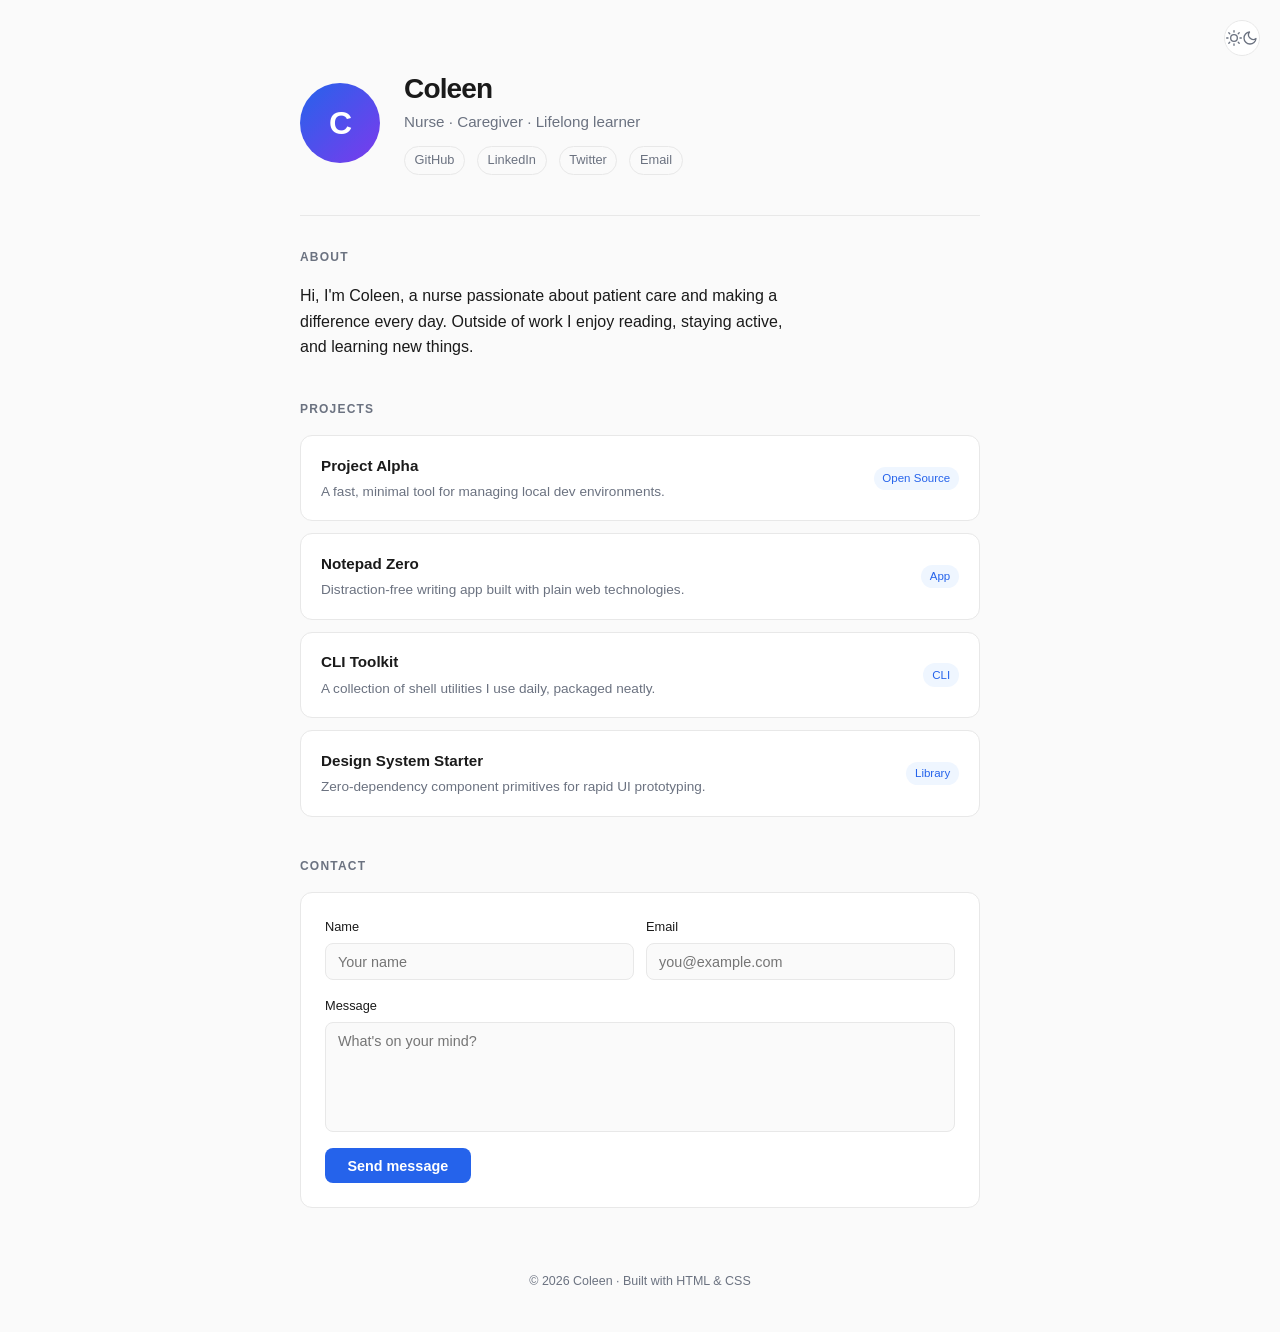
<file: index.html>
<!DOCTYPE html>
<html lang="en">
<head>
  <meta charset="UTF-8" />
  <meta name="viewport" content="width=device-width, initial-scale=1.0" />
  <title>Coleen</title>
  <link rel="stylesheet" href="style.css" />
</head>
<body>
  <div id="app"></div>
  <script type="module" src="app.js"></script>
</body>
</html>
</file>
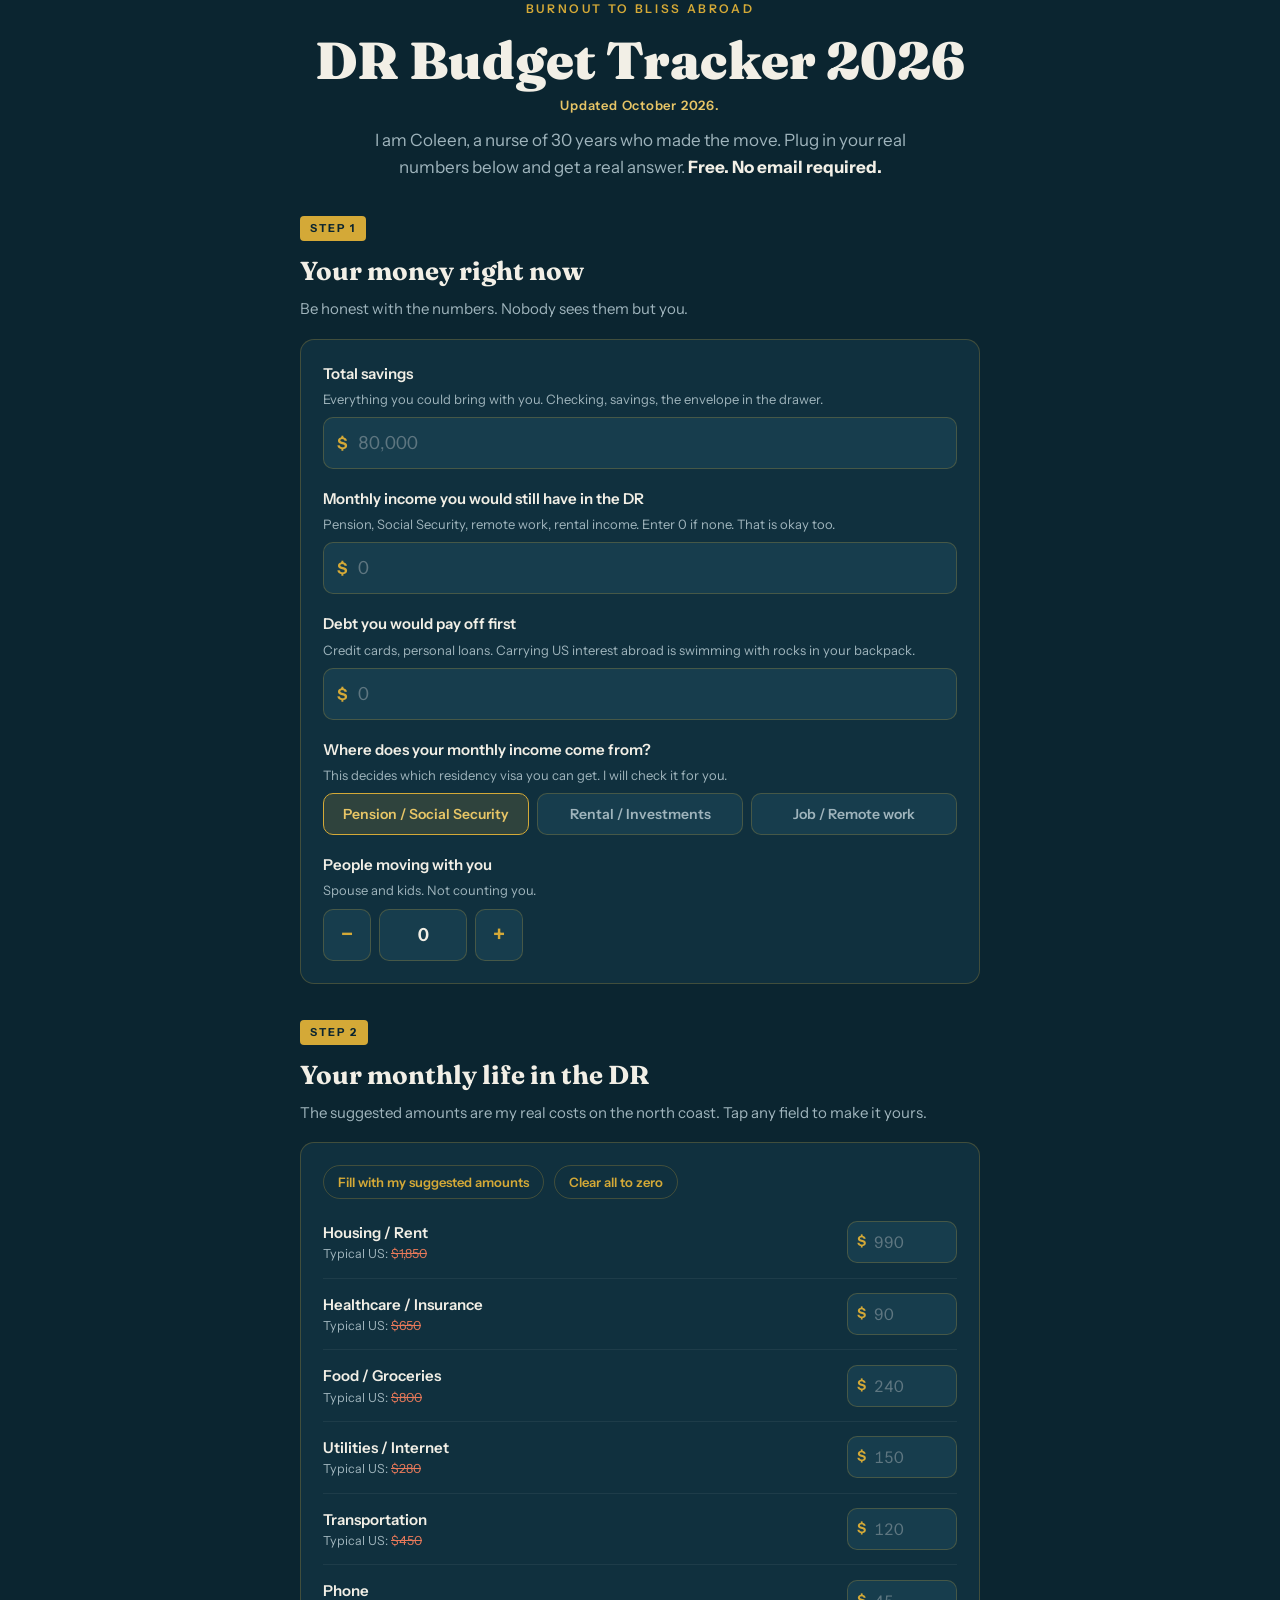
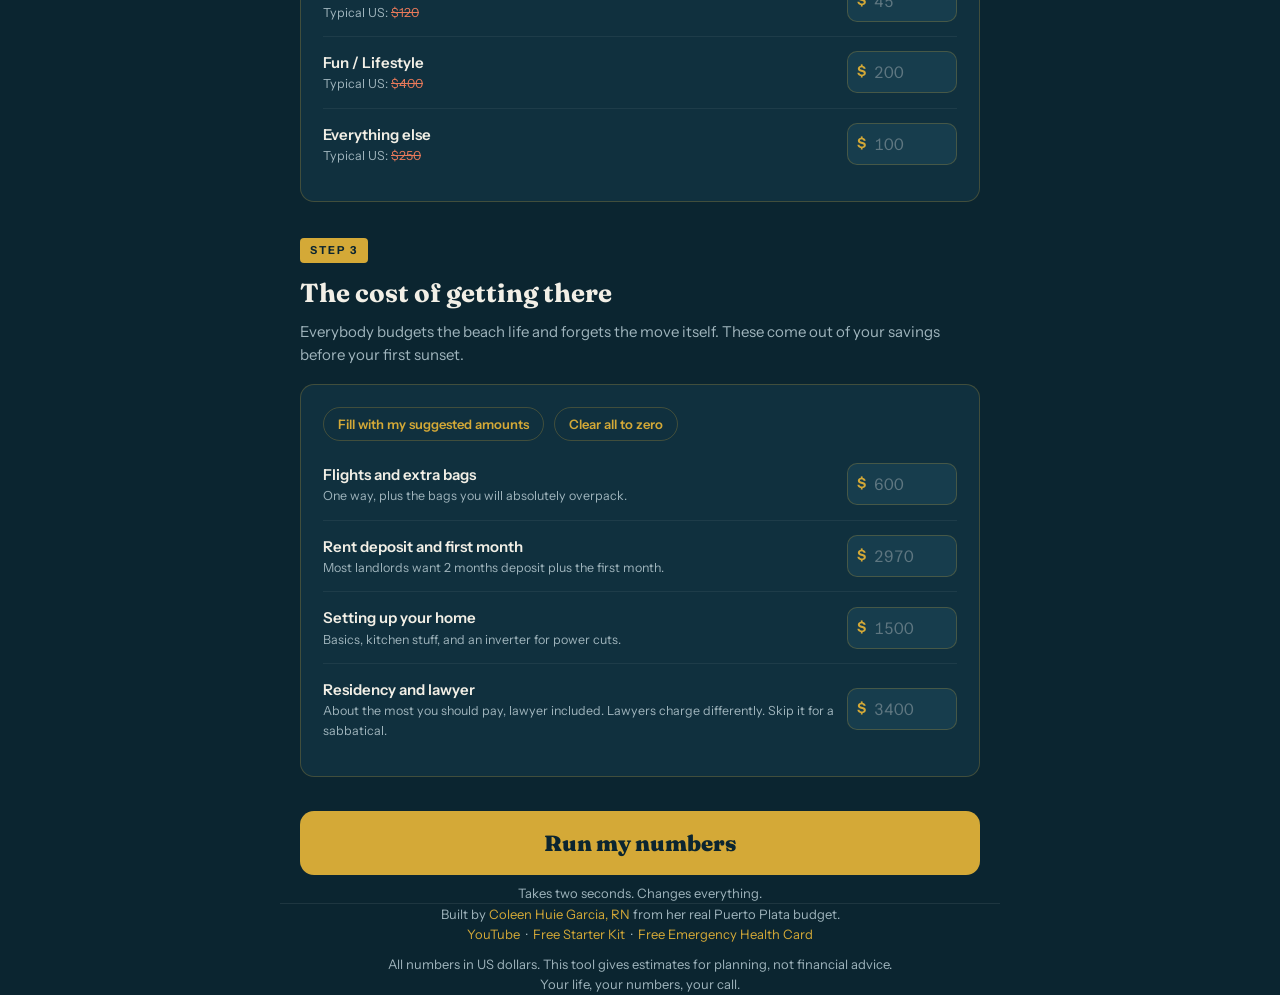
<file: dr-budget-tracker/index.html>
<!DOCTYPE html>
<html lang="en">
<head>
<meta charset="UTF-8">
<meta name="viewport" content="width=device-width, initial-scale=1.0">
<title>DR Expat Budget Tracker | Can You Afford to Live in the Dominican Republic?</title>
<meta name="description" content="Plug in your real savings, income, and debt. See exactly how long you could live in the Dominican Republic. Built by a 30-year RN who made the move.">
<link rel="preconnect" href="https://fonts.googleapis.com">
<link rel="preconnect" href="https://fonts.gstatic.com" crossorigin>
<link href="https://fonts.googleapis.com/css2?family=Fraunces:opsz,wght@9..144,500;9..144,700;9..144,900&family=Instrument+Sans:wght@400;500;600;700&display=swap" rel="stylesheet">
<style>
:root{
  --night:#0B2530;        /* deep caribbean night */
  --night-2:#10303E;      /* raised card */
  --night-3:#173D4D;      /* input wells */
  --gold:#D4A937;         /* brand gold */
  --gold-soft:#E7C566;
  --seaglass:#6FC7B2;     /* good news */
  --coral:#E8795A;        /* build-first */
  --ink:#F2EFE6;          /* warm white text */
  --ink-dim:#9FB4BC;      /* secondary text */
  --line:rgba(212,169,55,.25);
  --radius:14px;
}
*{margin:0;padding:0;box-sizing:border-box}
html{scroll-behavior:smooth}
@media (prefers-reduced-motion: reduce){html{scroll-behavior:auto}*{transition:none!important;animation:none!important}}
body{
  font-family:'Instrument Sans',system-ui,sans-serif;
  background:var(--night);
  color:var(--ink);
  line-height:1.55;
  -webkit-font-smoothing:antialiased;
}
.wrap{max-width:720px;margin:0 auto;padding:0 20px}

/* ---------- header ---------- */
header{padding:34px 0 10px;text-align:center}
.brand{
  font-size:12px;letter-spacing:.22em;text-transform:uppercase;
  color:var(--gold);font-weight:600;
}
h1{
  font-family:'Fraunces',serif;font-weight:900;
  font-size:clamp(34px,7vw,52px);line-height:1.05;
  margin:14px 0 12px;
}
h1 em{font-style:italic;color:var(--gold-soft)}
.updated{
  font-size:13px;letter-spacing:.06em;color:var(--gold-soft);
  font-weight:600;margin:-4px 0 12px;
}
.lede{color:var(--ink-dim);font-size:17px;max-width:52ch;margin:0 auto}
.lede strong{color:var(--ink)}

/* ---------- sections ---------- */
section{margin:34px 0}
.step-tag{
  display:inline-block;font-size:11px;letter-spacing:.18em;text-transform:uppercase;
  color:var(--night);background:var(--gold);font-weight:700;
  padding:4px 10px;border-radius:4px;margin-bottom:10px;
}
h2{font-family:'Fraunces',serif;font-weight:700;font-size:26px;margin-bottom:6px}
.hint{color:var(--ink-dim);font-size:15px;margin-bottom:18px}

.card{
  background:var(--night-2);border:1px solid var(--line);
  border-radius:var(--radius);padding:22px;
}

/* ---------- money inputs ---------- */
.field{margin-bottom:18px}
.field:last-child{margin-bottom:0}
label{display:block;font-weight:600;font-size:15px;margin-bottom:4px}
.sub{display:block;font-weight:400;color:var(--ink-dim);font-size:13px;margin-bottom:8px}
.money{position:relative}
.money span{
  position:absolute;left:14px;top:50%;transform:translateY(-50%);
  color:var(--gold);font-weight:700;
}
input[type=number]{
  width:100%;padding:14px 14px 14px 34px;
  background:var(--night-3);border:1px solid var(--line);border-radius:10px;
  color:var(--ink);font-size:18px;font-weight:600;font-family:inherit;
  font-variant-numeric:tabular-nums;
}
input[type=number]:focus, input[type=text]:focus, input[type=email]:focus{
  outline:2px solid var(--gold);outline-offset:1px;border-color:var(--gold);
}
input::placeholder{color:#5E7680;font-weight:400}
/* kill number spinners */
input[type=number]::-webkit-outer-spin-button,input[type=number]::-webkit-inner-spin-button{-webkit-appearance:none;margin:0}
input[type=number]{-moz-appearance:textfield;appearance:textfield}

/* ---------- monthly cost rows ---------- */
.row{
  display:grid;grid-template-columns:1fr 110px;gap:12px;align-items:center;
  padding:14px 0;border-bottom:1px solid rgba(255,255,255,.06);
}
.row:last-of-type{border-bottom:0}
.row .name{font-weight:600;font-size:15px}
.row .us{font-size:12.5px;color:var(--ink-dim)}
.row .us s{color:var(--coral);text-decoration-color:var(--coral)}
.row .money span{left:10px;font-size:14px}
.row input{padding:10px 10px 10px 26px;font-size:16px}

.toolbar{display:flex;gap:10px;flex-wrap:wrap;margin-bottom:8px}
.chip{
  border:1px solid var(--line);background:transparent;color:var(--gold);
  font-family:inherit;font-weight:600;font-size:13px;
  padding:8px 14px;border-radius:99px;cursor:pointer;
}
.chip:hover{background:rgba(212,169,55,.12)}
.chip:focus-visible{outline:2px solid var(--gold);outline-offset:2px}

/* ---------- big button ---------- */
.go{
  display:block;width:100%;margin:26px 0 8px;
  background:var(--gold);color:var(--night);
  font-family:'Fraunces',serif;font-weight:900;font-size:22px;
  padding:18px;border:0;border-radius:var(--radius);cursor:pointer;
  transition:transform .12s ease;
}
.go:hover{transform:translateY(-2px);background:var(--gold-soft)}
.go:focus-visible{outline:3px solid var(--ink);outline-offset:2px}
.fineprint{text-align:center;color:var(--ink-dim);font-size:13px}

/* ---------- results: the chart ---------- */
#results{display:none}
.chart{
  background:var(--night-2);border:1px solid var(--gold);
  border-radius:var(--radius);overflow:hidden;
}
.chart-head{
  background:var(--gold);color:var(--night);
  padding:14px 22px;display:flex;justify-content:space-between;align-items:center;
  font-weight:700;font-size:13px;letter-spacing:.14em;text-transform:uppercase;
}
.chart-body{padding:26px 22px}
.vitals{display:grid;grid-template-columns:1fr 1fr;gap:14px;margin-bottom:24px}
.vital{background:var(--night-3);border-radius:10px;padding:14px}
.vital .v-label{font-size:11px;letter-spacing:.14em;text-transform:uppercase;color:var(--ink-dim)}
.vital .v-num{font-size:24px;font-weight:700;font-variant-numeric:tabular-nums;margin-top:2px}
.vital .v-num.save{color:var(--seaglass)}

.runway-label{font-size:12px;letter-spacing:.18em;text-transform:uppercase;color:var(--ink-dim);text-align:center}
.runway-num{
  font-family:'Fraunces',serif;font-weight:900;text-align:center;
  font-size:clamp(40px,9vw,64px);line-height:1.05;color:var(--gold-soft);
  margin:6px 0 4px;
}
.runway-sub{text-align:center;color:var(--ink-dim);font-size:15px;margin-bottom:18px}
.bar{height:14px;background:var(--night-3);border-radius:99px;overflow:hidden;margin-bottom:26px}
.bar i{display:block;height:100%;width:0;background:linear-gradient(90deg,var(--gold),var(--seaglass));border-radius:99px;transition:width 1.1s ease}

.plan{border-top:1px dashed var(--line);padding-top:20px}
.plan h3{
  font-family:'Fraunces',serif;font-size:22px;margin-bottom:4px;
}
.plan .assess{font-weight:700;font-size:14px;letter-spacing:.1em;text-transform:uppercase;margin-bottom:12px}
.assess.go{color:var(--seaglass)}
.assess.soon{color:var(--gold-soft)}
.assess.build{color:var(--coral)}
.plan ol{margin:0 0 18px 20px}
.plan li{margin-bottom:10px;font-size:15.5px}
.plan p{margin-bottom:14px;font-size:15.5px}

.cta{
  display:block;text-align:center;text-decoration:none;
  background:var(--gold);color:var(--night);font-weight:700;font-size:17px;
  padding:15px;border-radius:10px;margin-bottom:10px;
}
.cta:hover{background:var(--gold-soft)}
.cta.ghost{background:transparent;border:1px solid var(--line);color:var(--gold)}
.cta.ghost:hover{background:rgba(212,169,55,.1)}

/* ---------- email box ---------- */
.mailbox{margin-top:26px;background:var(--night-3);border-radius:10px;padding:20px}
.mailbox h4{font-family:'Fraunces',serif;font-size:19px;margin-bottom:4px}
.mailbox p{color:var(--ink-dim);font-size:14px;margin-bottom:14px}
.mailbox input[type=text],.mailbox input[type=email]{
  width:100%;padding:12px 14px;margin-bottom:10px;
  background:var(--night-2);border:1px solid var(--line);border-radius:8px;
  color:var(--ink);font-size:15px;font-family:inherit;
}
.mailbox button{
  width:100%;background:var(--seaglass);color:var(--night);
  border:0;border-radius:8px;padding:13px;font-family:inherit;
  font-weight:700;font-size:15px;cursor:pointer;
}
.mailbox button:hover{filter:brightness(1.08)}
.mail-done{display:none;color:var(--seaglass);font-weight:600;font-size:15px}

/* ---------- footer ---------- */
footer{
  margin:50px 0 40px;padding-top:24px;border-top:1px solid rgba(255,255,255,.08);
  text-align:center;color:var(--ink-dim);font-size:13px;
}
footer a{color:var(--gold);text-decoration:none}
footer a:hover{text-decoration:underline}
.disclaimer{max-width:56ch;margin:10px auto 0}

/* ---------- income type + dependents ---------- */
.seg{display:flex;gap:8px;flex-wrap:wrap}
.seg button{
  flex:1;min-width:120px;border:1px solid var(--line);background:var(--night-3);color:var(--ink-dim);
  font-family:inherit;font-weight:600;font-size:14px;padding:11px 10px;border-radius:10px;cursor:pointer;
}
.seg button[aria-pressed=true]{background:rgba(212,169,55,.16);border-color:var(--gold);color:var(--gold-soft)}
.seg button:focus-visible{outline:2px solid var(--gold);outline-offset:2px}
.stepper{display:flex;gap:8px;max-width:200px}
.stepper button{
  width:48px;flex-shrink:0;border:1px solid var(--line);background:var(--night-3);color:var(--gold);
  font-size:22px;font-weight:700;border-radius:10px;cursor:pointer;font-family:inherit;
}
.stepper input{padding-left:14px;text-align:center}
.row .what{font-size:12.5px;color:var(--ink-dim)}
.peso{font-size:12px;color:var(--ink-dim);margin-top:2px}

/* ---------- lab result: residency ---------- */
.lab{border:1px solid var(--line);border-radius:10px;padding:16px;margin:4px 0 20px;background:var(--night-3)}
.lab .lab-tag{font-size:11px;letter-spacing:.16em;text-transform:uppercase;color:var(--ink-dim);font-weight:700}
.lab .lab-title{font-weight:700;font-size:17px;margin:4px 0 6px}
.lab .lab-title.pass{color:var(--seaglass)}
.lab .lab-title.flag{color:var(--gold-soft)}
.lab .lab-title.no{color:var(--coral)}
.lab p{font-size:14.5px;margin-bottom:8px;color:var(--ink)}
.lab .lab-fine{font-size:12.5px;color:var(--ink-dim);margin:0}

.tools{display:flex;gap:10px;flex-wrap:wrap;justify-content:center;margin-top:16px}

@media (max-width:480px){
  .vitals{grid-template-columns:1fr}
  .row{grid-template-columns:1fr 96px}
}

/* ---------- print my chart ---------- */
@media print{
  body{background:#fff;color:#111}
  header .lede,section[aria-labelledby],.go,.fineprint,.mailbox,.cta,.tools,footer p:not(.disclaimer){display:none!important}
  #results{display:block!important}
  .chart,.vital,.lab{background:#fff!important;border:1px solid #999!important}
  .chart-head{background:#eee!important;color:#111!important}
  .vital .v-label,.runway-sub,.peso,.lab .lab-fine,.lab .lab-tag{color:#444!important}
  .runway-num,.vital .v-num,.plan h3,.plan li,.plan p,.lab p{color:#111!important}
  .bar{border:1px solid #999}
}
</style>
</head>
<body>

<header class="wrap">
  <div class="brand">Burnout to Bliss Abroad</div>
  <h1>DR Budget Tracker 2026</h1>
  <p class="updated">Updated October 2026.</p>
  <p class="lede">I am Coleen, a nurse of 30 years who made the move. Plug in your real numbers below and get a real answer. <strong>Free. No email required.</strong></p>
</header>

<main class="wrap">

  <!-- STEP 1 -->
  <section aria-labelledby="s1">
    <span class="step-tag">Step 1</span>
    <h2 id="s1">Your money right now</h2>
    <p class="hint">Be honest with the numbers. Nobody sees them but you.</p>
    <div class="card">
      <div class="field">
        <label for="savings">Total savings</label>
        <span class="sub">Everything you could bring with you. Checking, savings, the envelope in the drawer.</span>
        <div class="money"><span>$</span><input type="number" id="savings" inputmode="decimal" min="0" placeholder="80,000"></div>
      </div>
      <div class="field">
        <label for="income">Monthly income you would still have in the DR</label>
        <span class="sub">Pension, Social Security, remote work, rental income. Enter 0 if none. That is okay too.</span>
        <div class="money"><span>$</span><input type="number" id="income" inputmode="decimal" min="0" placeholder="0"></div>
      </div>
      <div class="field">
        <label for="debt">Debt you would pay off first</label>
        <span class="sub">Credit cards, personal loans. Carrying US interest abroad is swimming with rocks in your backpack.</span>
        <div class="money"><span>$</span><input type="number" id="debt" inputmode="decimal" min="0" placeholder="0"></div>
      </div>
      <div class="field">
        <label id="srcLbl">Where does your monthly income come from?</label>
        <span class="sub">This decides which residency visa you can get. I will check it for you.</span>
        <div class="seg" id="incomeType" role="group" aria-labelledby="srcLbl">
          <button type="button" data-v="pension" aria-pressed="true">Pension / Social Security</button>
          <button type="button" data-v="passive" aria-pressed="false">Rental / Investments</button>
          <button type="button" data-v="work" aria-pressed="false">Job / Remote work</button>
        </div>
      </div>
      <div class="field">
        <label for="deps">People moving with you</label>
        <span class="sub">Spouse and kids. Not counting you.</span>
        <div class="stepper">
          <button type="button" data-dep="-1" aria-label="One fewer person">&minus;</button>
          <input type="number" id="deps" inputmode="numeric" min="0" value="0">
          <button type="button" data-dep="1" aria-label="One more person">+</button>
        </div>
      </div>
    </div>
  </section>

  <!-- STEP 2 -->
  <section aria-labelledby="s2">
    <span class="step-tag">Step 2</span>
    <h2 id="s2">Your monthly life in the DR</h2>
    <p class="hint">The suggested amounts are my real costs on the north coast. Tap any field to make it yours.</p>
    <div class="card">
      <div class="toolbar">
        <button type="button" class="chip" id="fillBtn">Fill with my suggested amounts</button>
        <button type="button" class="chip" id="clearBtn">Clear all to zero</button>
      </div>
      <div id="rows"></div>
    </div>
  </section>

  <!-- STEP 3 -->
  <section aria-labelledby="s3">
    <span class="step-tag">Step 3</span>
    <h2 id="s3">The cost of getting there</h2>
    <p class="hint">Everybody budgets the beach life and forgets the move itself. These come out of your savings before your first sunset.</p>
    <div class="card">
      <div class="toolbar">
        <button type="button" class="chip" id="fillMoveBtn">Fill with my suggested amounts</button>
        <button type="button" class="chip" id="clearMoveBtn">Clear all to zero</button>
      </div>
      <div id="moveRows"></div>
    </div>
  </section>

  <button class="go" id="runBtn" type="button">Run my numbers</button>
  <p class="fineprint">Takes two seconds. Changes everything.</p>

  <!-- RESULTS -->
  <section id="results" aria-live="polite">
    <div class="chart">
      <div class="chart-head"><span>Patient: You</span><span>Chart: DR Reality Check</span></div>
      <div class="chart-body">

        <div class="vitals">
          <div class="vital"><div class="v-label">DR monthly total</div><div class="v-num" id="drTotal">$0</div><div class="peso" id="drPeso"></div></div>
          <div class="vital"><div class="v-label">Same life in the US</div><div class="v-num" id="usTotal">$0</div></div>
          <div class="vital"><div class="v-label">You keep every month</div><div class="v-num save" id="monthlySave">$0</div></div>
          <div class="vital"><div class="v-label">Savings after debt and move</div><div class="v-num" id="netSavings">$0</div><div class="peso" id="moveNote"></div></div>
        </div>

        <div class="runway-label">Your runway</div>
        <div class="runway-num" id="runwayNum">0 months</div>
        <div class="runway-sub" id="runwaySub">How long you could live in the DR starting today.</div>
        <div class="bar" aria-hidden="true"><i id="barFill"></i></div>

        <div class="plan">
          <h3>Discharge Plan</h3>
          <div class="assess" id="assessLine">Assessment</div>
          <div id="planBody"></div>
          <div class="lab" id="labBox"></div>
          <a class="cta" href="https://btb-starter-kit.netlify.app/" target="_blank" rel="noopener">Get the free DR Relocation Starter Kit</a>
          <a class="cta ghost" href="https://calendly.com/jarlee123/30-minute-clarity-call" target="_blank" rel="noopener">Book a free clarity call with me</a>
          <button class="cta ghost" id="shareBtn" type="button">Send this tool to a coworker who needs it</button>
          <div class="tools">
            <button class="chip" id="printBtn" type="button">Print or save my chart</button>
            <button class="chip" id="resetBtn" type="button">Start over</button>
          </div>
        </div>

        <!-- email capture: optional, never blocks -->
        <div class="mailbox">
          <h4>Want a second opinion on your numbers?</h4>
          <p>Drop your name and email. Your results ride along, and I will personally point you to your smartest next step. No spam. I am a nurse, not a used car lot.</p>
          <form id="mailForm">
            <input type="text" name="name" id="mName" placeholder="First name" autocomplete="given-name">
            <input type="email" name="email" id="mEmail" placeholder="Email address" required autocomplete="email">
            <button type="submit">Send my results to Coleen</button>
          </form>
          <p class="mail-done" id="mailDone">Got it. Your numbers are on my desk. Watch your inbox.</p>
        </div>

      </div>
    </div>
  </section>

</main>

<!-- static registration so Netlify keeps collecting into the existing email-capture form -->
<form hidden method='post' name='email-capture'><input type='hidden' name='form-name' value='email-capture' />
  <input type="text" name="name">
  <input type="email" name="email">
  <input type="text" name="results">
</form>

<footer class="wrap">
  <p>Built by <a href="https://burnouttoblissdigital.com" target="_blank" rel="noopener">Coleen Huie Garcia, RN</a> from her real Puerto Plata budget.</p>
  <p><a href="https://www.youtube.com/@BurnoutToBlissAbroad" target="_blank" rel="noopener">YouTube</a> &nbsp;·&nbsp; <a href="https://btb-starter-kit.netlify.app/" target="_blank" rel="noopener">Free Starter Kit</a> &nbsp;·&nbsp; <a href="https://burnouttoblissdigital.com/emergency-card" target="_blank" rel="noopener">Free Emergency Health Card</a></p>
  <p class="disclaimer">All numbers in US dollars. This tool gives estimates for planning, not financial advice. Your life, your numbers, your call.</p>
</footer>

<script>
// ---------- monthly cost categories: [name, DR suggested, US typical] ----------
const CATS = [
  ["Housing / Rent", 990, 1850],
  ["Healthcare / Insurance", 90, 650],
  ["Food / Groceries", 240, 800],
  ["Utilities / Internet", 150, 280],
  ["Transportation", 120, 450],
  ["Phone", 45, 120],
  ["Fun / Lifestyle", 200, 400],
  ["Everything else", 100, 250]
];

// ---------- one-time move costs: [name, suggested, what it covers] ----------
const MOVE = [
  ["Flights and extra bags", 600, "One way, plus the bags you will absolutely overpack."],
  ["Rent deposit and first month", 2970, "Most landlords want 2 months deposit plus the first month."],
  ["Setting up your home", 1500, "Basics, kitchen stuff, and an inverter for power cuts."],
  ["Residency and lawyer", 3400, "About the most you should pay, lawyer included. Lawyers charge differently. Skip it for a sabbatical."]
];

// 2026 Law 171-07 income lines, USD per month
const VISA = { pensionado: 1500, rentista: 2000, perDep: 250 };
const STORE_KEY = "btb-dr-tracker-v3";
const FALLBACK_RATE = 58;
let rate = FALLBACK_RATE, incomeType = "pension";

const $ = id => document.getElementById(id);
const money = n => "$" + Math.round(n).toLocaleString();
const val = el => Math.max(0, +(el.value || 0));
let lastSummary = "";

const buildRows = (el, list, cls, sub) => list.forEach((c, i) => {
  const row = document.createElement("div");
  row.className = "row";
  row.innerHTML = `
    <div>
      <div class="name">${c[0]}</div>
      ${sub(c)}
    </div>
    <div class="money"><span>$</span>
      <input type="number" inputmode="decimal" min="0" class="${cls}" data-i="${i}" placeholder="${c[1]}" aria-label="${c[0]} in US dollars">
    </div>`;
  el.appendChild(row);
});
buildRows($("rows"), CATS, "cat", c => `<div class="us">Typical US: <s>$${c[2].toLocaleString()}</s></div>`);
buildRows($("moveRows"), MOVE, "mv", c => `<div class="what">${c[2]}</div>`);

const fill = (cls, list) => document.querySelectorAll("." + cls).forEach(inp => inp.value = list[+inp.dataset.i][1]);
const clear = cls => document.querySelectorAll("." + cls).forEach(inp => inp.value = 0);
$("fillBtn").onclick = () => { fill("cat", CATS); save(); };
$("clearBtn").onclick = () => { clear("cat"); save(); };
$("fillMoveBtn").onclick = () => { fill("mv", MOVE); save(); };
$("clearMoveBtn").onclick = () => { clear("mv"); save(); };

// ---------- income type + dependents ----------
const setType = v => {
  incomeType = v;
  document.querySelectorAll("#incomeType button").forEach(b => b.setAttribute("aria-pressed", b.dataset.v === v));
};
$("incomeType").onclick = e => { const b = e.target.closest("button"); if (b) { setType(b.dataset.v); save(); } };
document.querySelectorAll("[data-dep]").forEach(b => b.onclick = () => {
  $("deps").value = Math.max(0, val($("deps")) + +b.dataset.dep); save();
});

// ---------- remember their numbers on this device ----------
const save = (ran) => {
  try {
    const prev = JSON.parse(localStorage.getItem(STORE_KEY) || "{}");
    localStorage.setItem(STORE_KEY, JSON.stringify({
      savings: $("savings").value, income: $("income").value, debt: $("debt").value, deps: $("deps").value, incomeType,
      cats: [...document.querySelectorAll(".cat")].map(i => i.value),
      mv: [...document.querySelectorAll(".mv")].map(i => i.value),
      ran: ran ?? prev.ran ?? false
    }));
  } catch (e) { /* private window or blocked storage: tool still works */ }
};
const restore = () => {
  try {
    const s = JSON.parse(localStorage.getItem(STORE_KEY) || "null");
    if (!s) return false;
    ["savings", "income", "debt", "deps"].forEach(k => { if (s[k] != null) $(k).value = s[k]; });
    document.querySelectorAll(".cat").forEach((inp, i) => inp.value = (s.cats || [])[i] ?? "");
    document.querySelectorAll(".mv").forEach((inp, i) => inp.value = (s.mv || [])[i] ?? "");
    setType(s.incomeType || "pension");
    return s.ran;
  } catch (e) { return false; }
};
document.querySelector("main").addEventListener("input", e => { if (e.target.matches("input[type=number]")) save(); });

// ---------- today's exchange rate, for the peso line ----------
fetch("https://open.er-api.com/v6/latest/USD")
  .then(r => r.json())
  .then(j => { if (j && j.rates && j.rates.DOP) { rate = j.rates.DOP; if ($("results").style.display === "block") showPeso(); } })
  .catch(() => {});
let lastDR = 0;
const showPeso = () => { $("drPeso").textContent = lastDR > 0 ? `About RD$${Math.round(lastDR * rate).toLocaleString()} at today's rate` : ""; };

// ---------- residency lab result ----------
const residency = (income) => {
  const deps = Math.round(val($("deps")));
  const extra = deps ? ` That is the base amount plus $${VISA.perDep} for each of the ${deps} ${deps === 1 ? "person" : "people"} moving with you.` : "";
  const fine = `<p class="lab-fine">Based on the 2026 rules under Law 171-07. Rules change, so confirm with a licensed Dominican lawyer before you apply.</p>`;
  if (income <= 0) return `<div class="lab-tag">Lab result: Residency</div><div class="lab-title flag">No monthly income entered</div>
    <p>The two easiest residency visas, Pensionado and Rentista, both need steady monthly income from outside the DR. Living on savings alone works for a sabbatical. For a full move, talk to a lawyer about your options.</p>${fine}`;
  if (incomeType === "work") return `<div class="lab-tag">Lab result: Residency</div><div class="lab-title no">Job income does not count for these visas</div>
    <p>Pensionado and Rentista need pension or passive income. A paycheck or remote work salary does not qualify, even if it is more than enough to live on. There are other routes. Ask a DR lawyer which one fits you.</p>${fine}`;
  const isPen = incomeType === "pension";
  const name = isPen ? "Pensionado" : "Rentista";
  const need = (isPen ? VISA.pensionado : VISA.rentista) + deps * VISA.perDep;
  const kind = isPen ? "pension income. Social Security counts." : "passive income, like rent, dividends, or interest.";
  const pass = income >= need;
  return `<div class="lab-tag">Lab result: Residency</div>
    <div class="lab-title ${pass ? "pass" : "flag"}">${pass ? `You meet the ${name} income line` : `You are ${money(need - income)} a month short for ${name}`}</div>
    <p>The ${name} visa asks for ${money(need)} a month in ${kind}${extra}</p>${fine}`;
};

const run = (scroll) => {
  const savings = val($("savings"));
  const income  = val($("income"));
  const debt    = val($("debt"));

  let dr = 0, us = 0, move = 0;
  document.querySelectorAll(".cat").forEach(inp => {
    dr += val(inp);
    us += CATS[+inp.dataset.i][2];
  });
  document.querySelectorAll(".mv").forEach(inp => move += val(inp));

  if (dr <= 0) {
    if (scroll) alert("Give me your monthly numbers first. Tap Fill with my suggested amounts if you want a head start.");
    return;
  }

  const net = savings - debt - move;
  const burn = dr - income;           // what savings must cover monthly
  const keep = us - dr;

  lastDR = dr;
  $("drTotal").textContent = money(dr);
  showPeso();
  $("usTotal").textContent = money(us);
  $("monthlySave").textContent = money(Math.max(keep, 0));
  $("netSavings").textContent = money(net);
  $("moveNote").textContent = move > 0 ? `After ${money(move)} in move costs` : "Move costs not added yet. See Step 3.";

  const assess = $("assessLine");
  const plan = $("planBody");
  const runwayNum = $("runwayNum");
  const runwaySub = $("runwaySub");
  const bar = $("barFill");
  let months = 0, barPct = 0;

  if (net <= 0) {
    runwayNum.textContent = "Not yet";
    runwaySub.textContent = debt > 0 ? "Right now your debt and move costs eat your savings. That is fixable." : "Right now your move costs eat your savings. That is fixable.";
    assess.textContent = "Assessment: Debt first";
    assess.className = "assess build";
    plan.innerHTML = `
      <p>Your debt is bigger than your savings. Moving now would mean carrying US interest on a beach, and interest does not take vacations.</p>
      <ol>
        <li>Attack the debt before anything else. Every dollar of interest you kill buys back your future runway.</li>
        <li>Keep dreaming with a date on it. Come back to this tool every 3 months and watch your runway appear. Your numbers stay saved on this device.</li>
        <li>Grab my free Starter Kit below. Planning with a map beats panicking alone.</li>
      </ol>`;
    if (debt < savings) {
      assess.textContent = "Assessment: Build first";
      plan.innerHTML = `
        <p>Your savings do not cover the cost of the move yet. That is not a no. That is a not yet.</p>
        <ol>
          <li>Start with a short test run instead of a full move. A furnished rental skips the deposit and setup costs.</li>
          <li>Bank hard for a few months and run these numbers again. Your numbers stay saved on this device.</li>
          <li>Grab my free Starter Kit below. Planning with a map beats panicking alone.</li>
        </ol>`;
    }
    barPct = 4;
  } else if (income >= dr) {
    runwayNum.textContent = "Indefinite";
    runwaySub.textContent = "Your monthly income covers your whole DR life. Your savings just sit there looking pretty.";
    assess.textContent = "Assessment: Cleared to go";
    assess.className = "assess go";
    plan.innerHTML = `
      <p>Read that again. Your income already pays for this life. The math stopped being the obstacle. The decision is the obstacle.</p>
      <ol>
        <li>Visit for one real week. Regular apartment, groceries, heat. Not a resort. You do not marry a country you never dated.</li>
        <li>Set your date. A dream with a date is a plan.</li>
        <li>Come plan the details with me below. Visas, housing, healthcare. I have walked every step.</li>
      </ol>`;
    barPct = 100;
  } else {
    months = net / burn;
    const yrs = Math.floor(months / 12);
    const mos = Math.floor(months % 12);
    runwayNum.textContent = (yrs > 0 ? yrs + (yrs === 1 ? " year " : " years ") : "") + mos + (mos === 1 ? " month" : " months");
    runwaySub.textContent = income > 0
      ? "That is how long your savings last in the DR, with your income helping, after paying off your debt and the move."
      : "That is how long you could live in the DR with zero income, after paying off your debt and the move.";
    barPct = Math.min(100, (months / 36) * 100);

    if (months >= 24) {
      assess.textContent = "Assessment: Cleared to go";
      assess.className = "assess go";
      plan.innerHTML = `
        <p>You have been telling yourself you cannot afford to stop. The math says you have been able to for a while. Nobody ever showed you the number.</p>
        <ol>
          <li>Pay off the debt first. Clean exit, no backpack full of rocks.</li>
          <li>Visit for one real week in a regular apartment before you commit to anything.</li>
          <li>Pick your date and work backward. You do not need permission. You need a plan.</li>
        </ol>`;
    } else if (months >= 12) {
      assess.textContent = "Assessment: Go in 6 to 12 months";
      assess.className = "assess soon";
      plan.innerHTML = `
        <p>You are close. Not "someday" close. Bridge-plan close. A little more runway turns a risky jump into a soft landing.</p>
        <ol>
          <li>Clear the debt and bank hard for 6 to 12 more months. Every brutal shift now has an expiration date.</li>
          <li>Add one small income stream you could keep from the DR. Even $500 a month stretches your runway for years.</li>
          <li>Scout trip within 6 months. Real apartment, real groceries, real answer.</li>
        </ol>`;
    } else {
      assess.textContent = "Assessment: Build first";
      assess.className = "assess build";
      plan.innerHTML = `
        <p>Under a year of runway means moving now would trade one kind of stress for another. We do not do that here. We build.</p>
        <ol>
          <li>Set a 12 month building season. Debt down, savings up, and run these numbers again every quarter.</li>
          <li>Start a portable income skill now, before you need it. Remote work you can do from anywhere changes this entire chart.</li>
          <li>Stay close. Grab my free Starter Kit below, and book a clarity call when you want help mapping your build.</li>
        </ol>`;
    }
  }

  $("labBox").innerHTML = residency(income);
  const labTitle = $("labBox").querySelector(".lab-title").textContent;

  lastSummary = `Savings ${money(savings)}, Income/mo ${money(income)} (${incomeType}), Debt ${money(debt)}, Move costs ${money(move)}, DR monthly ${money(dr)}, Runway: ${runwayNum.textContent}, Residency: ${labTitle}`;

  const res = $("results");
  res.style.display = "block";
  if (scroll) res.scrollIntoView({behavior:"smooth", block:"start"});
  requestAnimationFrame(() => { bar.style.width = barPct + "%"; });
  save(true);
};

$("runBtn").onclick = () => run(true);
$("printBtn").onclick = () => window.print();
$("resetBtn").onclick = () => {
  if (!confirm("Clear all your numbers and start over?")) return;
  try { localStorage.removeItem(STORE_KEY); } catch (e) {}
  document.querySelectorAll("main input[type=number]").forEach(i => i.value = "");
  $("deps").value = 0;
  setType("pension");
  $("results").style.display = "none";
  window.scrollTo({ top: 0, behavior: "smooth" });
};

// ---------- optional email capture: Netlify form + MailerLite Budget Tracker group ----------
document.getElementById("mailForm").addEventListener("submit", function(e){
  e.preventDefault();
  const name = $("mName").value, email = $("mEmail").value;
  const data = new URLSearchParams();
  data.append("form-name", "email-capture");
  data.append("name", name);
  data.append("email", email);
  data.append("results", lastSummary || "Ran no numbers, just wants tips");
  // MailerLite: adds them to the Budget Tracker group so the welcome sequence fires
  try {
    const px = new Image();
    px.src = "https://assets.mailerlite.com/jsonp/2173262/forms/183836887176184985/subscribe?" +
      new URLSearchParams({ "fields[email]": email, "fields[name]": name, "ml-submit": "1", "anticsrf": "true" }).toString();
  } catch (err) {}
  fetch("/", {method:"POST", headers:{"Content-Type":"application/x-www-form-urlencoded"}, body:data.toString()})
    .then(() => {
      this.style.display = "none";
      $("mailDone").style.display = "block";
    })
    .catch(() => alert("That did not go through. Try once more, or find me at burnouttoblissdigital.com."));
});

// ---------- share ----------
document.getElementById("shareBtn").onclick = async () => {
  const shareData = {
    title: "DR Expat Budget Tracker",
    text: "See how long you could actually live in the Dominican Republic. Free tool by a 30-year RN who made the move.",
    url: "https://dr-budget-tracker.netlify.app"
  };
  if (navigator.share) {
    try { await navigator.share(shareData); } catch(e){}
  } else {
    await navigator.clipboard.writeText(shareData.url);
    const b = document.getElementById("shareBtn");
    const old = b.textContent;
    b.textContent = "Link copied. Go save a coworker.";
    setTimeout(() => b.textContent = old, 2500);
  }
};

// welcome back: if they ran their numbers before, show their chart again
if (restore()) run(false);
</script>
</body>
</html>
</file>
<file: style.css>
*, *::before, *::after { box-sizing: border-box; margin: 0; padding: 0; }

:root {
  --bg: #fafafa;
  --surface: #ffffff;
  --border: #e8e8e8;
  --text: #1a1a1a;
  --muted: #6b7280;
  --accent: #2563eb;
  --accent-light: #eff6ff;
  --radius: 12px;
  --max-w: 680px;
}

[data-theme="dark"] {
  --bg: #111113;
  --surface: #1c1c1f;
  --border: #2e2e32;
  --text: #f0f0f0;
  --muted: #8b8b99;
  --accent: #4f8eff;
  --accent-light: #1a2540;
}

body {
  font-family: -apple-system, BlinkMacSystemFont, "Segoe UI", Roboto, sans-serif;
  background: var(--bg);
  color: var(--text);
  line-height: 1.6;
  padding: 2rem 1.25rem;
  min-height: 100vh;
  transition: background 0.2s, color 0.2s;
}

/* ── Theme toggle ── */
.theme-toggle {
  position: fixed;
  top: 1.25rem;
  right: 1.25rem;
  width: 36px;
  height: 36px;
  border-radius: 50%;
  border: 1px solid var(--border);
  background: var(--surface);
  color: var(--muted);
  cursor: pointer;
  display: flex;
  align-items: center;
  justify-content: center;
  transition: border-color 0.15s, color 0.15s, background 0.2s;
  z-index: 100;
}

.theme-toggle:hover { border-color: var(--accent); color: var(--accent); }
.theme-toggle svg { display: block; }
.icon-sun  { display: none; }
.icon-moon { display: block; }
[data-theme="dark"] .icon-sun  { display: block; }
[data-theme="dark"] .icon-moon { display: none; }

/* ── Layout ── */
main { max-width: var(--max-w); margin: 0 auto; }

/* ── Hero ── */
.hero {
  display: flex;
  align-items: center;
  gap: 1.5rem;
  padding: 2.5rem 0 2rem;
}

.avatar {
  width: 80px;
  height: 80px;
  border-radius: 50%;
  background: linear-gradient(135deg, #2563eb 0%, #7c3aed 100%);
  display: flex;
  align-items: center;
  justify-content: center;
  font-size: 2rem;
  font-weight: 700;
  color: #fff;
  flex-shrink: 0;
  letter-spacing: -1px;
}

.hero-text h1 {
  font-size: 1.75rem;
  font-weight: 700;
  letter-spacing: -0.03em;
  line-height: 1.2;
}

.hero-text .tagline {
  color: var(--muted);
  font-size: 0.95rem;
  margin-top: 0.25rem;
}

.social-links {
  display: flex;
  gap: 0.75rem;
  margin-top: 0.75rem;
  flex-wrap: wrap;
}

.social-links a {
  font-size: 0.8rem;
  color: var(--muted);
  text-decoration: none;
  border: 1px solid var(--border);
  padding: 0.2rem 0.6rem;
  border-radius: 99px;
  transition: color 0.15s, border-color 0.15s;
}

.social-links a:hover { color: var(--accent); border-color: var(--accent); }

/* ── Divider ── */
hr { border: none; border-top: 1px solid var(--border); margin: 0.5rem 0 2rem; }

/* ── Sections ── */
section { margin-bottom: 2.5rem; }

section h2 {
  font-size: 0.75rem;
  font-weight: 600;
  text-transform: uppercase;
  letter-spacing: 0.1em;
  color: var(--muted);
  margin-bottom: 1rem;
}

.bio p { font-size: 1rem; color: var(--text); max-width: 56ch; }

/* ── Projects ── */
.projects-grid { display: grid; gap: 0.75rem; }

.project-card {
  background: var(--surface);
  border: 1px solid var(--border);
  border-radius: var(--radius);
  padding: 1.1rem 1.25rem;
  text-decoration: none;
  color: inherit;
  display: flex;
  justify-content: space-between;
  align-items: flex-start;
  gap: 1rem;
  transition: border-color 0.15s, box-shadow 0.15s;
}

.project-card:hover {
  border-color: var(--accent);
  box-shadow: 0 0 0 3px var(--accent-light);
}

.project-card .proj-info h3 { font-size: 0.95rem; font-weight: 600; }
.project-card .proj-info p { font-size: 0.85rem; color: var(--muted); margin-top: 0.2rem; }

.proj-tag {
  font-size: 0.72rem;
  font-weight: 500;
  color: var(--accent);
  background: var(--accent-light);
  padding: 0.15rem 0.55rem;
  border-radius: 99px;
  white-space: nowrap;
  align-self: center;
  flex-shrink: 0;
}

/* ── Contact Form ── */
.contact-form {
  background: var(--surface);
  border: 1px solid var(--border);
  border-radius: var(--radius);
  padding: 1.5rem;
  display: flex;
  flex-direction: column;
  gap: 1rem;
}

.form-row { display: grid; grid-template-columns: 1fr 1fr; gap: 0.75rem; }

.form-group { display: flex; flex-direction: column; gap: 0.35rem; }

.form-group label { font-size: 0.8rem; font-weight: 500; color: var(--text); }

.form-group input,
.form-group textarea {
  font-family: inherit;
  font-size: 0.9rem;
  color: var(--text);
  background: var(--bg);
  border: 1px solid var(--border);
  border-radius: 8px;
  padding: 0.6rem 0.75rem;
  transition: border-color 0.15s, box-shadow 0.15s;
  resize: none;
  outline: none;
}

.form-group input:focus,
.form-group textarea:focus {
  border-color: var(--accent);
  box-shadow: 0 0 0 3px var(--accent-light);
}

.form-group textarea { height: 110px; }

.submit-btn {
  align-self: flex-start;
  background: var(--accent);
  color: #fff;
  border: none;
  border-radius: 8px;
  padding: 0.6rem 1.4rem;
  font-size: 0.9rem;
  font-weight: 600;
  cursor: pointer;
  transition: opacity 0.15s;
}

.submit-btn:hover { opacity: 0.87; }
.submit-btn:active { opacity: 0.75; }

.form-actions { display: flex; align-items: center; gap: 1rem; flex-wrap: wrap; }

.form-success {
  display: none;
  align-items: center;
  gap: 0.5rem;
  font-size: 0.9rem;
  color: #16a34a;
  font-weight: 500;
}

.form-success.visible { display: flex; }

/* ── Footer ── */
footer {
  padding: 1.5rem 0 0.5rem;
  font-size: 0.78rem;
  color: var(--muted);
  text-align: center;
}

@media (max-width: 500px) {
  .hero { flex-direction: column; align-items: flex-start; gap: 1rem; }
  .form-row { grid-template-columns: 1fr; }
}
</file>
